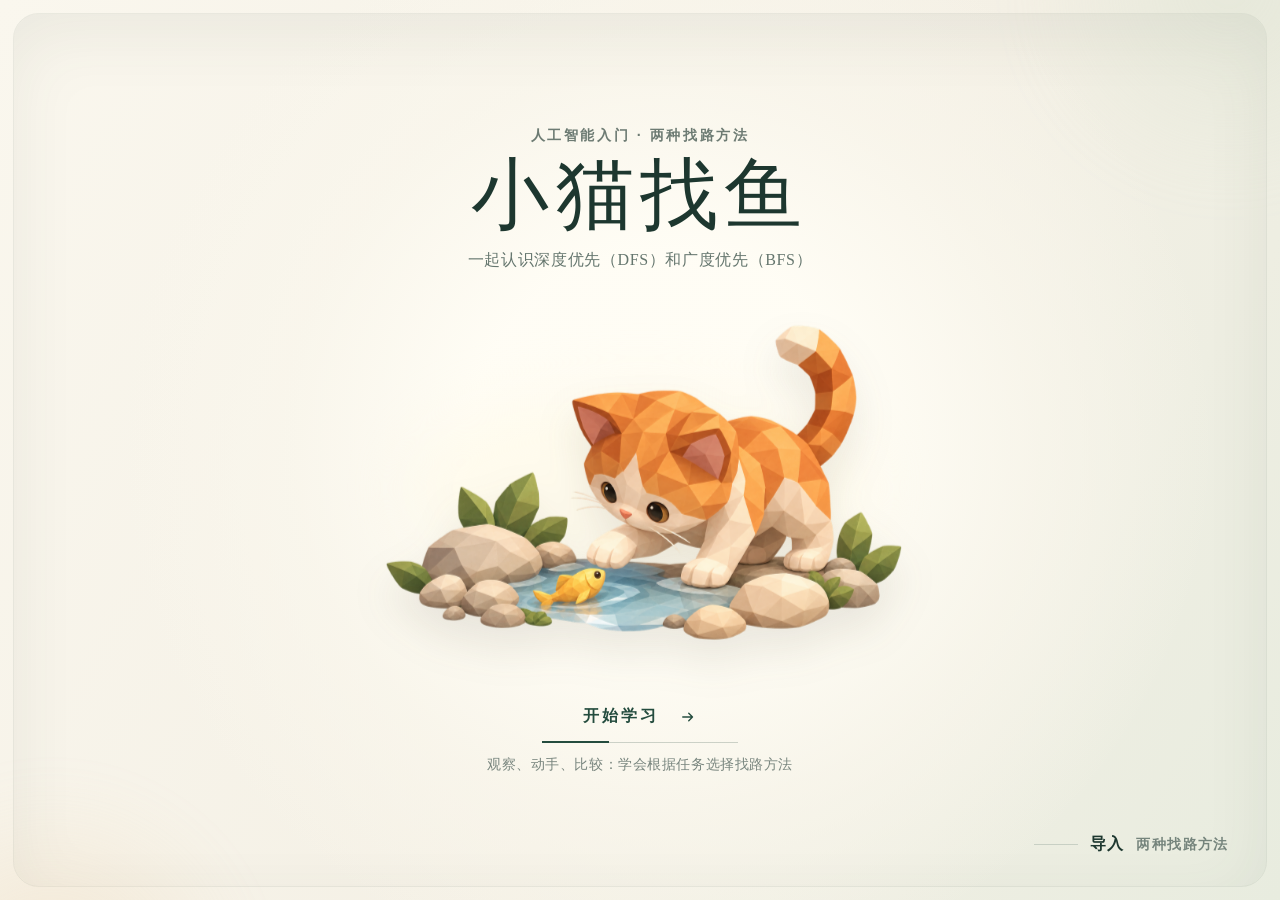
<file: index.html>
<!doctype html>
<html lang="zh-CN">
<head>
  <meta charset="UTF-8">
  <meta name="viewport" content="width=device-width, initial-scale=1">
  <meta name="theme-color" content="#f4f0e5">
  <title>小猫找鱼 · 两种搜索方法</title>
  <link rel="icon" type="image/svg+xml" href="data:image/svg+xml,%3Csvg xmlns='http://www.w3.org/2000/svg' viewBox='0 0 64 64'%3E%3Crect width='64' height='64' rx='14' fill='%23244c3e'/%3E%3Cpath d='M13 39c8-1 12-6 17-14 3-5 10-5 13 0 4 6 1 14-5 18-6 4-17 5-25-4Z' fill='%23d39a43'/%3E%3Ccircle cx='39' cy='27' r='2' fill='white'/%3E%3C/svg%3E">
  <link rel="stylesheet" href="./styles.css?v=22">
</head>
<body>
  <main class="home" aria-labelledby="page-title">
    <div class="ambient ambient--left" aria-hidden="true"></div>
    <div class="ambient ambient--right" aria-hidden="true"></div>

    <section class="hero">
      <header class="hero__heading">
        <p class="eyebrow">人工智能入门 · 两种找路方法</p>
        <h1 id="page-title">小猫找鱼</h1>
        <p class="subtitle">一起认识深度优先（DFS）和广度优先（BFS）</p>
      </header>

      <figure class="scene" aria-label="一只小猫好奇地伸爪探索水边的小鱼">
        <span class="scene__halo" aria-hidden="true"></span>
        <img
          class="scene__art"
          src="./assets/cat-fish-low-poly.png"
          alt="暖橘色低多边形小猫伸爪靠近一条金色小鱼"
          width="1536"
          height="1024"
        >
      </figure>

      <div class="hero__action">
        <button class="start-button" type="button" aria-describedby="start-hint">
          <span>开始学习</span>
          <svg viewBox="0 0 24 24" aria-hidden="true">
            <path d="M5 12h13M13 7l5 5-5 5"/>
          </svg>
        </button>
        <p id="start-hint" class="hint">观察、动手、比较：学会根据任务选择找路方法</p>
      </div>
    </section>

    <p class="chapter" aria-hidden="true"><span>导入</span> 两种找路方法</p>
  </main>

  <script src="./assets/gsap.min.js"></script>
  <script src="./script.js?v=19"></script>
</body>
</html>
</file>
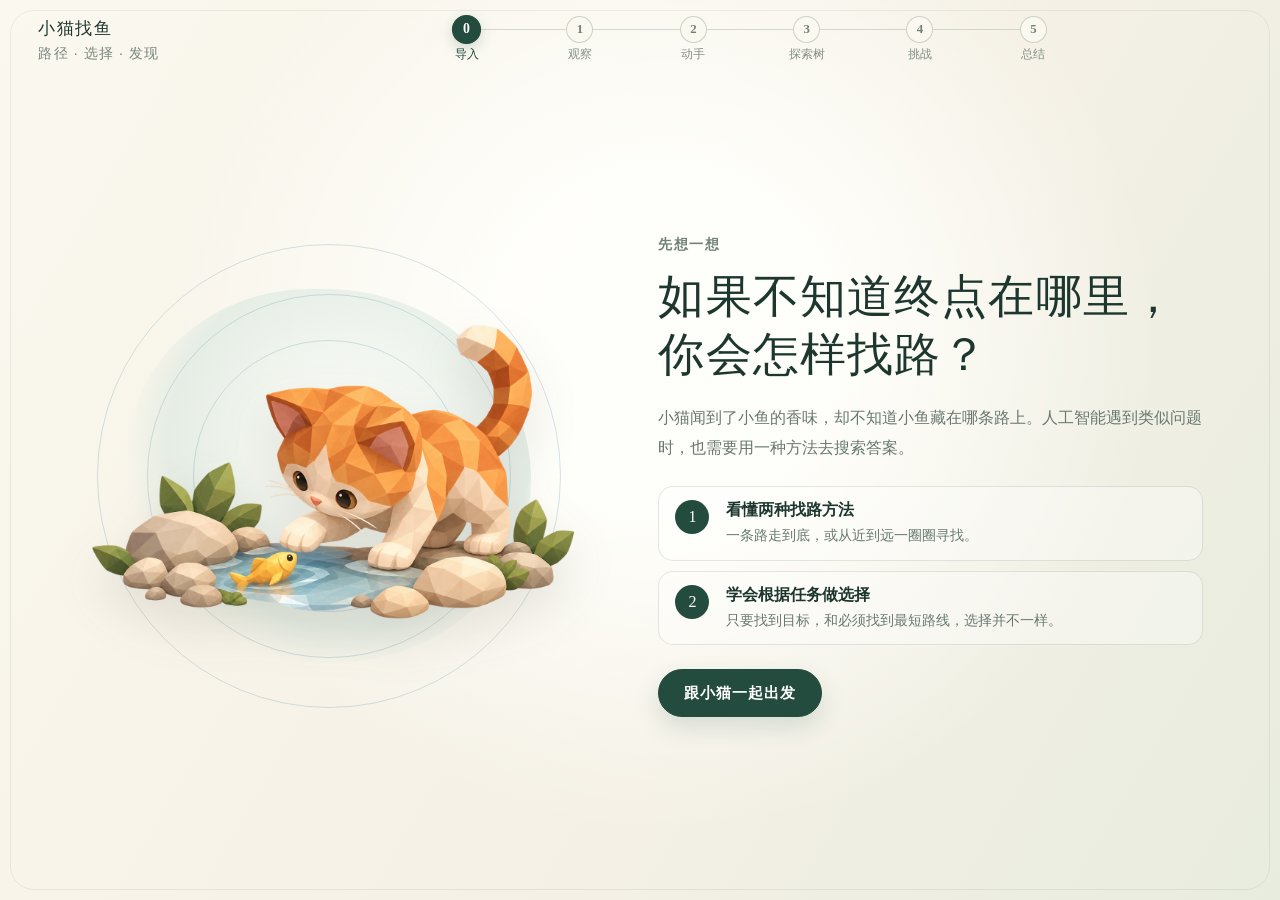
<file: maze.html>
<!doctype html>
<html lang="zh-CN">
<head>
  <meta charset="UTF-8">
  <meta name="viewport" content="width=device-width, initial-scale=1">
  <meta name="theme-color" content="#f4f0e5">
  <title>小猫找鱼 · DFS 与 BFS 互动课件</title>
  <link rel="icon" type="image/svg+xml" href="data:image/svg+xml,%3Csvg xmlns='http://www.w3.org/2000/svg' viewBox='0 0 64 64'%3E%3Crect width='64' height='64' rx='14' fill='%23244c3e'/%3E%3Cpath d='M13 39c8-1 12-6 17-14 3-5 10-5 13 0 4 6 1 14-5 18-6 4-17 5-25-4Z' fill='%23d39a43'/%3E%3Ccircle cx='39' cy='27' r='2' fill='white'/%3E%3C/svg%3E">
  <link rel="stylesheet" href="./maze.css?v=53">
</head>
<body>
  <div class="asset-manifest" hidden aria-hidden="true">
    <img src="./assets/cat-maze-low-poly.png" alt="">
    <img src="./assets/cat-maze-sprite-v2.png" alt="">
    <img src="./assets/fish-maze-low-poly.png" alt="">
  </div>
  <main class="lesson is-intro">
    <header class="lesson-header">
      <a class="wordmark" href="./index.html" aria-label="返回小猫找鱼首页">
        <span>小猫找鱼</span>
        <small>路径 · 选择 · 发现</small>
      </a>

      <p class="lesson-progress"><span id="chapter-number">00</span><strong id="chapter-label">课程导入</strong></p>

      <nav class="chapter-map" aria-label="课程章节进度">
        <ol>
          <li data-chapter="0" aria-current="step"><button type="button" data-chapter-target="0" aria-label="进入课程导入"><span>0</span><b>导入</b></button></li>
          <li data-chapter="1"><button type="button" data-chapter-target="1" aria-label="进入第一章观察"><span>1</span><b>观察</b></button></li>
          <li data-chapter="2"><button type="button" data-chapter-target="2" aria-label="进入第二章动手探索"><span>2</span><b>动手</b></button></li>
          <li data-chapter="3"><button type="button" data-chapter-target="3" aria-label="进入第三章探索树"><span>3</span><b>探索树</b></button></li>
          <li data-chapter="4"><button type="button" data-chapter-target="4" aria-label="进入第四章挑战"><span>4</span><b>挑战</b></button></li>
          <li data-chapter="5"><button type="button" data-chapter-target="5" aria-label="进入学习总结"><span>5</span><b>总结</b></button></li>
        </ol>
      </nav>

      <div class="demo-actions">
        <button id="start-demo" class="demo-button" type="button" hidden>
          <svg viewBox="0 0 24 24" aria-hidden="true"><path d="M8 5.5 18 12 8 18.5Z"/></svg>
          <span>开始演示</span>
        </button>
        <div id="demo-playback-controls" class="demo-playback-controls" hidden>
          <button id="demo-pause" class="playback-toggle" type="button" aria-pressed="false" aria-label="暂停播放">
            <svg class="pause-icon" viewBox="0 0 24 24" aria-hidden="true"><path d="M8 6v12M16 6v12"/></svg>
            <svg class="play-icon" viewBox="0 0 24 24" aria-hidden="true"><path d="m9 6 9 6-9 6Z"/></svg>
            <span>暂停</span>
          </button>
          <button id="playback-step" class="playback-step" type="button" aria-label="进入下一步" hidden>
            <svg viewBox="0 0 24 24" aria-hidden="true"><path d="M6 12h9M12 8l4 4-4 4M19 7v10"/></svg>
            <span>下一步</span>
          </button>
          <div class="speed-switch" role="group" aria-label="播放速度">
            <button type="button" data-demo-speed="0.7" aria-pressed="false">慢速</button>
            <button type="button" data-demo-speed="1" aria-pressed="true">正常</button>
            <button type="button" data-demo-speed="1.6" aria-pressed="false">快速</button>
          </div>
          <button id="playback-replay" class="playback-replay" type="button" aria-label="重新播放本章">
            <svg viewBox="0 0 24 24" aria-hidden="true"><path d="M4 4v6h6M5.8 15.5a7 7 0 1 0 .7-8.1L4 10"/></svg>
            <span>重播</span>
          </button>
        </div>
        <button id="start-practice" class="demo-button demo-button--practice" type="button" hidden>
          <svg viewBox="0 0 24 24" aria-hidden="true"><path d="M8 5.5 18 12 8 18.5Z"/></svg>
          <span>轮到我了</span>
        </button>
        <button id="start-tree" class="demo-button demo-button--tree" type="button" hidden>
          <svg viewBox="0 0 24 24" aria-hidden="true"><path d="M8 5.5 18 12 8 18.5Z"/></svg>
          <span>看看探索树</span>
        </button>
        <button id="replay-tree" class="demo-button demo-button--quiet" type="button" hidden>
          <svg viewBox="0 0 24 24" aria-hidden="true"><path d="M4 4v6h6M5.8 15.5a7 7 0 1 0 .7-8.1L4 10"/></svg>
          <span>重新播放</span>
        </button>
        <button id="restart" class="restart" type="button" hidden>
          <svg viewBox="0 0 24 24" aria-hidden="true"><path d="M4 4v6h6M5.8 15.5a7 7 0 1 0 .7-8.1L4 10"/></svg>
          <span>重新开始</span>
        </button>
      </div>
    </header>

    <section id="intro-stage" class="intro-stage" aria-labelledby="intro-title">
      <div class="intro-visual" aria-hidden="true">
        <span class="intro-ripple intro-ripple--one"></span>
        <span class="intro-ripple intro-ripple--two"></span>
        <span class="intro-ripple intro-ripple--three"></span>
        <img src="./assets/cat-fish-low-poly.png" alt="">
      </div>
      <div class="intro-copy">
        <p class="kicker">先想一想</p>
        <h1 id="intro-title">如果不知道终点<span class="intro-title-place">在哪里，</span><br>你会怎样找路？</h1>
        <p>小猫闻到了小鱼的香味，却不知道小鱼藏在哪条路上。人工智能遇到类似问题时，也需要用一种方法去搜索答案。</p>
        <div class="learning-goals" aria-label="本课学习目标">
          <article><span>1</span><div><strong>看懂两种找路方法</strong><p>一条路走到底，或从近到远一圈圈寻找。</p></div></article>
          <article><span>2</span><div><strong>学会根据任务做选择</strong><p>只要找到目标，和必须找到最短路线，选择并不一样。</p></div></article>
        </div>
        <button id="intro-start" class="intro-primary" type="button">跟小猫一起出发</button>
      </div>
    </section>

    <section class="stage" aria-labelledby="lesson-title" hidden>
      <aside class="stage-copy">
        <p id="stage-kicker" class="kicker">第一次找路</p>
        <h1 id="lesson-title">先看看小猫<br>会怎样选择</h1>
        <p id="stage-description">它不知道小鱼在哪里，只能一边尝试，一边记住自己走过的路。</p>
        <div id="algorithm-switch" class="algorithm-switch" role="group" aria-label="选择搜索算法" hidden>
          <button type="button" data-algorithm="dfs" aria-pressed="true"><strong>DFS</strong><span>深度优先</span></button>
          <button type="button" data-algorithm="bfs" aria-pressed="false"><strong>BFS</strong><span>广度优先</span></button>
        </div>
        <aside id="thinking-prompt" class="thinking-prompt" aria-label="引导思考" hidden>
          <button id="thinking-toggle" class="thinking-toggle" type="button" aria-label="查看思考题答案" aria-controls="thinking-answer" aria-expanded="false">?</button>
          <strong>想一想</strong>
          <p id="thinking-text">小猫到达岔路口时，DFS 会先探索哪一条支路？当遇到死胡同，小猫要回到哪里，才能尝试别的路？</p>
          <div id="thinking-answer" class="thinking-answer" hidden>
            <span>答案</span>
            <p id="thinking-answer-text">DFS 会先选定一条支路一直深入探索；碰到死胡同，回溯到最近的岔路口，再尝试其他支路。</p>
          </div>
        </aside>
        <div id="view-switch" class="view-switch" role="group" aria-label="选择观察方式" hidden>
          <button type="button" data-view="compare" aria-pressed="true">对照观察</button>
          <button type="button" data-view="maze" aria-pressed="false">只看迷宫</button>
          <button type="button" data-view="tree" aria-pressed="false">只看树状图</button>
        </div>
      </aside>

      <div class="maze-shell">
        <div id="maze" class="maze" role="group" aria-label="六乘六花园迷宫，小猫正在寻找小鱼"></div>
        <button id="next-step" class="next-step-button" type="button" hidden>
          <span>下一步</span>
          <svg viewBox="0 0 24 24" aria-hidden="true"><path d="M5 12h13M13 7l5 5-5 5"/></svg>
        </button>
      </div>

      <section id="tree-shell" class="tree-shell" aria-labelledby="tree-title" hidden>
        <header class="tree-heading">
          <div>
            <p class="kicker">你的探索树</p>
            <h2 id="tree-title">探索怎样长成一棵树</h2>
          </div>
          <div class="tree-key" aria-label="探索树图例">
            <span><i class="tree-key-option"></i><b id="tree-key-option">其他选择</b></span>
            <span><i></i><b id="tree-key-visited">探索过</b></span>
            <span><i></i><b id="tree-key-solution">最终路线</b></span>
          </div>
        </header>
        <div class="tree-canvas">
          <svg id="exploration-tree" role="img" aria-label="根据你的探索过程生成的树状图"></svg>
        </div>
      </section>

      <aside class="legend" aria-label="迷宫图例">
        <p class="kicker">迷宫图例</p>
        <dl>
          <div><dt><i class="swatch swatch--obstacle"></i>障碍物</dt><dd>小猫不能通行</dd></div>
          <div><dt><i class="swatch swatch--solution"></i>小猫路线</dt><dd>最终通向小鱼的路</dd></div>
        </dl>
      </aside>
    </section>

    <section id="challenge-stage" class="challenge-stage" aria-labelledby="challenge-title" hidden>
      <aside class="challenge-brief">
        <p class="kicker">新的迷宫</p>
        <h1 id="challenge-title">选择你的<br>搜索策略</h1>
        <article class="mission-card">
          <span id="mission-number">挑战任务</span>
          <h2 id="mission-title">找到最少步数</h2>
          <p id="mission-copy">每走一格都算一步。这次必须帮助小猫找到步数最少的路线。</p>
          <small id="mission-rule">规则：每走一格算一步，不能穿过石头。</small>
        </article>

        <div id="challenge-choices" class="challenge-choices" role="group" aria-label="选择搜索策略">
          <button type="button" data-challenge-algorithm="dfs" aria-pressed="false">
            <strong>DFS</strong>
          </button>
          <button type="button" data-challenge-algorithm="bfs" aria-pressed="false">
            <strong>BFS</strong>
          </button>
        </div>
        <button id="challenge-start" class="challenge-primary" type="button" disabled>先选择一种方法</button>
      </aside>

      <div class="challenge-maze-shell">
        <div id="challenge-maze" class="maze challenge-maze" role="img" aria-label="一张全新的六乘六迷宫"></div>
        <p class="challenge-maze-note"><span>起点</span><i></i><span>目标</span></p>
      </div>

      <aside class="challenge-insight" aria-live="polite">
        <div id="challenge-guide" class="challenge-guide">
          <p class="kicker">开始前先想一想</p>
          <h2>先看任务，再选方法</h2>
          <p>一种方法会沿着一条路不断深入，另一种方法会从近到远逐层展开。你认为哪一种更适合寻找最少步数？</p>
          <div class="strategy-clues" aria-label="两种搜索方法的中性提示">
            <span><b>DFS</b>沿一条支路深入，走不通再退回</span>
            <span><b>BFS</b>先检查近处，再逐层向外扩大</span>
          </div>
        </div>

        <div id="challenge-results" class="challenge-results" hidden>
          <p class="kicker">搜索结果</p>
          <h2 id="challenge-result-title">探索结果</h2>
          <div id="result-metrics" class="result-metrics"></div>
          <p id="challenge-feedback" class="challenge-feedback"></p>
          <button id="challenge-compare" class="challenge-secondary" type="button">换一种方法试试</button>
          <button id="challenge-continue" class="challenge-primary" type="button" hidden>完成挑战</button>
        </div>
      </aside>
    </section>

    <section id="summary-stage" class="summary-stage" aria-labelledby="summary-title" hidden>
      <header class="summary-heading">
        <div>
          <p class="kicker">小猫的搜索工具箱</p>
          <h1 id="summary-title">遇到新任务，先想清楚要找什么</h1>
        </div>
        <p>人工智能不会凭空知道答案。它会根据任务目标，选择合适的搜索方法，再从许多可能性里一步步寻找。</p>
      </header>

      <div class="summary-workbench">
        <section class="route-notebook" aria-labelledby="route-notebook-title">
          <header>
            <span>路线手账</span>
            <small>从小猫找鱼记住两种动作</small>
          </header>
          <h2 id="route-notebook-title">同一座迷宫，两种搜索节奏</h2>
          <div class="route-sketch" aria-label="DFS深入回退，BFS逐层扩散的路线示意">
            <div class="route-origin"><img src="./assets/cat-maze-low-poly.png" alt="小猫起点"></div>
            <div class="route-track route-track--dfs">
              <span class="route-label">DFS</span>
              <i></i><i></i><i></i><i class="route-turn"></i><i></i>
              <span class="route-dead-end">死路</span>
              <span class="route-return-arrow" aria-label="遇到死路后回退"><b></b></span>
              <strong>深入，再回退</strong>
            </div>
            <div class="route-track route-track--bfs">
              <span class="route-label">BFS</span>
              <i></i><i></i><i></i><i></i><i></i>
              <strong>从近到远，逐层展开</strong>
            </div>
            <div class="route-goal"><img src="./assets/fish-maze-low-poly.png" alt="目标小鱼"></div>
          </div>
          <div class="memory-rules" aria-label="搜索方法判断口诀">
            <p><b>只要找到一种办法</b><span>DFS/BFS都可以</span></p>
            <p><b>每步代价相同，必须最少步数</b><span>选择 BFS</span></p>
          </div>
        </section>

        <section class="strategy-check" aria-labelledby="strategy-check-title">
          <header>
            <div>
              <p class="kicker">现在你来替 AI 做选择</p>
              <h2 id="strategy-check-title">任务不同，方法也不同</h2>
            </div>
            <p class="task-progress"><strong id="summary-score">0</strong><span>/ 2 已掌握</span></p>
          </header>

          <ol class="strategy-tasks">
            <li class="strategy-task strategy-task--multiple" data-summary-task="warehouse" data-answer="dfs,bfs">
              <span class="task-number">01</span>
              <div class="task-copy">
                <h3>仓库机器人找充电点 <small>多解题</small></h3>
                <p>只要找到任意一个可用充电点就行，不要求离机器人最近。</p>
                <p class="task-feedback" aria-live="polite">DFS 和 BFS 都能完成任务。选择一个，看看两种方法有什么不同。</p>
              </div>
              <div class="task-choices" role="group" aria-label="仓库机器人任务选择">
                <button type="button" data-summary-choice="dfs">DFS</button>
                <button type="button" data-summary-choice="bfs">BFS</button>
              </div>
              <span class="task-stamp" aria-hidden="true">都可行</span>
            </li>
            <li class="strategy-task" data-summary-task="delivery" data-answer="bfs">
              <span class="task-number">02</span>
              <div class="task-copy">
                <h3>校园配送车规划路线</h3>
                <p>每段路长度相同，必须找到经过路口最少的路线。</p>
                <p class="task-feedback" aria-live="polite">“最少”是这道任务的重要线索。</p>
              </div>
              <div class="task-choices" role="group" aria-label="校园配送任务选择">
                <button type="button" data-summary-choice="dfs">DFS</button>
                <button type="button" data-summary-choice="bfs">BFS</button>
              </div>
              <span class="task-stamp" aria-hidden="true">已掌握</span>
            </li>
          </ol>
        </section>
      </div>

      <div class="summary-actions">
        <button id="summary-restart" class="challenge-secondary" type="button">从头再学一次</button>
        <a class="summary-home" href="./index.html">回到首页</a>
      </div>
    </section>

    <section class="teaching-bar" aria-label="教学旁白">
      <div class="teaching-index">
        <span id="step-number">01</span>
        <small id="phase-label">观察</small>
      </div>
      <div class="narration">
        <p id="narration-label" class="narration-label">正在发生什么？</p>
        <p id="narration-text" aria-live="polite">小猫不知道哪条路通向小鱼，让我们看看它会怎么寻找。</p>
      </div>
      <div class="journey-status">
        <div class="journey-line"><span id="journey-fill"></span></div>
        <div class="journey-meta">
          <p id="progress-label">进度</p>
        </div>
      </div>
    </section>
  </main>

  <script src="./assets/gsap.min.js"></script>
  <script src="./maze.js?v=53"></script>
</body>
</html>
</file>
<file: styles.css>
:root {
  --paper: #f4f0e5;
  --paper-light: #faf7ee;
  --ink: #1d372f;
  --muted: #65766e;
  --forest: #244c3e;
  --forest-hover: #183d31;
  --line: rgba(36, 76, 62, 0.18);
  --focus: #b86736;
  --serif: Georgia, "Times New Roman", serif;
  --sans: "Segoe UI", "Microsoft YaHei", sans-serif;
}

* { box-sizing: border-box; }

html, body {
  width: 100%;
  height: 100%;
  overflow: hidden;
}

body {
  margin: 0;
  color: var(--ink);
  background: #e9e5da;
  font-family: var(--sans);
}

@media (min-width: 681px) {
  body { position: fixed; inset: 0; }
}

button { font: inherit; }

.home {
  position: relative;
  isolation: isolate;
  display: grid;
  width: 100%;
  height: 100svh;
  min-height: 0;
  overflow: hidden;
  place-items: center;
  padding: clamp(28px, 4vw, 72px);
  background:
    radial-gradient(circle at 52% 49%, rgba(255, 253, 245, 0.98) 0 24%, rgba(250, 247, 237, 0.72) 46%, transparent 68%),
    linear-gradient(120deg, var(--paper-light) 0%, var(--paper) 57%, #e8ecdf 100%);
}

.home::before {
  content: "";
  position: absolute;
  z-index: -2;
  inset: clamp(10px, 1vw, 18px);
  border: 1px solid rgba(42, 66, 56, 0.08);
  border-radius: clamp(18px, 2vw, 32px);
  box-shadow: 0 20px 65px rgba(65, 72, 58, 0.08) inset;
}

.ambient {
  position: absolute;
  z-index: -1;
  width: min(34vw, 540px);
  aspect-ratio: 1;
  border-radius: 50%;
  filter: blur(30px);
  opacity: .3;
}

.ambient--left {
  left: -13vw;
  bottom: -24vw;
  background: radial-gradient(circle, #e9c89e 0, transparent 68%);
}

.ambient--right {
  top: -18vw;
  right: -13vw;
  background: radial-gradient(circle, #cbd7c2 0, transparent 68%);
}

.hero {
  display: grid;
  justify-items: center;
  width: min(1120px, 92vw);
  text-align: center;
}

.hero__heading { position: relative; z-index: 2; }

.eyebrow {
  margin: 0 0 clamp(12px, 1.5vh, 20px);
  color: #6d7b73;
  font-size: clamp(.9rem, 1vw, 1.05rem);
  font-weight: 600;
  letter-spacing: .18em;
}

h1 {
  margin: 0;
  font-family: var(--serif);
  font-size: clamp(2.8rem, 6.1vw, 6.2rem);
  font-weight: 400;
  letter-spacing: .08em;
  line-height: .92;
  text-wrap: balance;
}

.subtitle {
  margin: clamp(16px, 2.2vh, 25px) 0 0;
  color: var(--muted);
  font-family: var(--serif);
  font-size: clamp(1rem, 1.2vw, 1.3rem);
  font-style: normal;
  letter-spacing: .04em;
}

.scene {
  position: relative;
  display: grid;
  width: min(600px, 62vw);
  aspect-ratio: 3 / 1.72;
  margin: clamp(12px, 1.8vh, 24px) 0 clamp(2px, .8vh, 10px);
  place-items: center;
}

.scene__halo {
  position: absolute;
  width: 76%;
  height: 48%;
  border-radius: 50%;
  background: rgba(255, 250, 232, .6);
  filter: blur(30px);
}

.scene__art {
  position: relative;
  width: 100%;
  height: 100%;
  object-fit: contain;
  filter: drop-shadow(0 22px 20px rgba(71, 66, 44, .11));
  transform-origin: 52% 86%;
  animation: breathe 5.8s ease-in-out infinite;
}

.hero__action {
  display: grid;
  justify-items: center;
  gap: 12px;
}

.start-button {
  position: relative;
  display: inline-flex;
  min-width: 196px;
  min-height: 48px;
  align-items: center;
  justify-content: center;
  gap: 20px;
  padding: 8px 8px 12px;
  border: 0;
  border-radius: 0;
  color: var(--forest);
  background: transparent;
  box-shadow: none;
  cursor: pointer;
  font-weight: 600;
  letter-spacing: .18em;
  transition: color 220ms ease, opacity 150ms ease;
}

.start-button::after,
.start-button::before {
  content: "";
  position: absolute;
  left: 0;
  bottom: 0;
  height: 1px;
}

.start-button::after {
  width: 100%;
  background: rgba(36, 76, 62, .22);
}

.start-button::before {
  z-index: 1;
  width: 34%;
  height: 2px;
  background: var(--forest);
  transition: width 240ms cubic-bezier(.4, 0, .2, 1);
}

.start-button svg {
  width: 18px;
  height: 18px;
  fill: none;
  stroke: currentColor;
  stroke-linecap: round;
  stroke-linejoin: round;
  stroke-width: 1.8;
  transition: transform 180ms ease;
}

.start-button:hover {
  color: var(--forest-hover);
}

.start-button:hover::before { width: 100%; }
.start-button:hover svg { transform: translateX(3px); }
.start-button:active { opacity: .68; }
.start-button:focus-visible { outline: 2px solid color-mix(in srgb, var(--focus) 62%, white); outline-offset: 5px; }

.hint {
  margin: 0;
  color: #78857e;
  font-size: clamp(.9rem, .9vw, 1rem);
  letter-spacing: .04em;
}

.chapter {
  position: absolute;
  right: clamp(30px, 4vw, 72px);
  bottom: clamp(26px, 3.5vw, 60px);
  display: flex;
  margin: 0;
  align-items: center;
  gap: 12px;
  color: #75847c;
  font-size: .88rem;
  font-weight: 600;
  letter-spacing: .1em;
}

.chapter::before { content: ""; width: 44px; height: 1px; background: var(--line); }
.chapter span { color: var(--ink); font-family: var(--serif); font-size: 1rem; }

.home.is-leaving .hero { animation: leave 650ms cubic-bezier(.4, 0, .2, 1) forwards; }
.home.is-leaving::after {
  content: "";
  position: absolute;
  z-index: 10;
  inset: 0;
  background: var(--paper);
  opacity: 0;
  animation: veil 700ms ease forwards;
  pointer-events: none;
}

@keyframes breathe {
  0%, 100% { transform: translateY(0) rotate(-.15deg); }
  50% { transform: translateY(-5px) rotate(.15deg); }
}

@keyframes leave { to { opacity: 0; transform: scale(.985) translateY(-8px); } }
@keyframes veil { to { opacity: 1; } }

@media (max-width: 680px) {
  .home { padding: 56px 24px 44px; }
  .eyebrow { max-width: 290px; line-height: 1.7; }
  h1 { max-width: 12ch; font-size: clamp(3rem, 14vw, 4.7rem); line-height: .98; }
  .subtitle { max-width: 28ch; line-height: 1.55; }
  .scene { width: min(620px, 100%); margin-block: 18px 8px; }
  .chapter { display: none; }
}

@media (max-height: 760px) and (min-width: 681px) {
  .home { padding-block: 28px; }
  .scene { width: min(520px, 52vw); margin-block: 6px 0; }
  h1 { font-size: clamp(3rem, 5.5vw, 5.6rem); }
}

@media (prefers-reduced-motion: reduce) {
  *, *::before, *::after { scroll-behavior: auto !important; animation-duration: .01ms !important; animation-iteration-count: 1 !important; transition-duration: .01ms !important; }
}
</file>
<file: maze.css>
:root {
  --paper: #f4f0e5;
  --paper-light: #fbf8ef;
  --ink: #1d372f;
  --muted: #697870;
  --forest: #244c3e;
  --unseen: #dce9e5;
  --seen: #a9cbd0;
  --here: #2f6f91;
  --wall-a: #c79a63;
  --wall-b: #a97848;
  --dead: #a84f46;
  --solution: #d39a43;
  --line: rgba(36, 76, 62, .16);
  --serif: Georgia, "Times New Roman", serif;
  --sans: "Segoe UI", "Microsoft YaHei", sans-serif;
}

* { box-sizing: border-box; }
html, body {
  width: 100%;
  height: 100%;
  overflow: hidden;
}

body {
  margin: 0;
  color: var(--ink);
  background: #e9e5da;
  font-family: var(--sans);
}

@media (min-width: 761px) {
  body { position: fixed; inset: 0; }
  body.answer-open {
    position: static;
    inset: auto;
    height: 100svh;
    overflow-x: hidden;
    overflow-y: auto;
  }
  body.answer-open .lesson {
    height: auto;
    min-height: 100svh;
    grid-template-rows: 78px auto clamp(168px, 20vh, 220px);
    overflow: visible;
  }
}

button, a { font: inherit; }

.lesson {
  position: relative;
  display: grid;
  width: 100%;
  height: 100svh;
  min-height: 0;
  grid-template-rows: 78px minmax(0, 1fr) clamp(168px, 20vh, 220px);
  overflow: hidden;
  background:
    radial-gradient(circle at 52% 38%, rgba(255,255,251,.94) 0 20%, transparent 57%),
    linear-gradient(120deg, var(--paper-light), var(--paper) 60%, #e8ecdf);
}

.lesson::before {
  content: "";
  position: absolute;
  z-index: 0;
  inset: 10px;
  border: 1px solid rgba(42, 66, 56, .08);
  border-radius: 24px;
  pointer-events: none;
}

.lesson-header {
  position: relative;
  z-index: 2;
  display: grid;
  grid-template-columns: minmax(160px, 220px) minmax(500px, 680px) max-content;
  justify-content: space-between;
  gap: clamp(12px, 1.4vw, 26px);
  align-items: center;
  padding: 0 clamp(24px, 3vw, 54px);
}

.wordmark {
  justify-self: start;
  color: var(--ink);
  text-decoration: none;
}

.wordmark span {
  display: block;
  font-family: var(--serif);
  font-size: clamp(1.05rem, 1.35vw, 1.25rem);
  letter-spacing: .08em;
}

.wordmark small {
  display: block;
  margin-top: 4px;
  color: #78857e;
  font-size: .88rem;
  letter-spacing: .08em;
}

.lesson-progress {
  margin: 0;
  color: #75847c;
  font-size: .88rem;
  font-weight: 600;
  letter-spacing: .08em;
}

.lesson-progress span {
  margin-right: 10px;
  color: var(--ink);
  font-family: var(--serif);
  font-size: 1rem;
}
.lesson-progress { display: none; }
.lesson-progress strong { font-weight: inherit; }

.chapter-map {
  width: 100%;
  min-width: 0;
  align-self: center;
}
.chapter-map ol {
  position: relative;
  display: grid;
  grid-template-columns: repeat(6, minmax(58px, 1fr));
  margin: 0;
  padding: 0;
  list-style: none;
}
.chapter-map ol::before {
  content: "";
  position: absolute;
  z-index: 0;
  top: 13px;
  left: calc(100% / 12);
  right: calc(100% / 12);
  height: 1px;
  background: rgba(36,76,62,.18);
}
.chapter-map li {
  position: relative;
  z-index: 1;
  min-width: 0;
  color: #839087;
  font-size: .78rem;
  transition: color 180ms ease;
}
.chapter-map li button {
  display: grid;
  width: 100%;
  justify-items: center;
  gap: 3px;
  padding: 0;
  border: 0;
  color: inherit;
  background: transparent;
  cursor: pointer;
}
.chapter-map li button:hover { color: var(--forest); }
.chapter-map li button:focus-visible { outline: 2px solid #b86736; outline-offset: 4px; border-radius: 10px; }
.chapter-map li span {
  display: grid;
  width: 27px;
  height: 27px;
  place-items: center;
  border: 1px solid rgba(36,76,62,.22);
  border-radius: 50%;
  color: #718078;
  background: var(--paper-light);
  font-family: var(--serif);
  font-size: .8rem;
  font-weight: 700;
  transition: color 180ms ease, background 180ms ease, border-color 180ms ease, transform 180ms ease;
}
.chapter-map li b { overflow: hidden; font-weight: 500; white-space: nowrap; text-overflow: ellipsis; }
.chapter-map li.is-complete { color: #587065; }
.chapter-map li.is-complete span { border-color: rgba(36,76,62,.45); color: #fff; background: #5d786c; }
.chapter-map li[aria-current="step"] { color: var(--forest); font-weight: 700; }
.chapter-map li[aria-current="step"] span { border-color: var(--forest); color: #fff; background: var(--forest); box-shadow: 0 4px 12px rgba(36,76,62,.18); transform: scale(1.08); }

.demo-actions {
  display: flex;
  min-width: 0;
  align-items: center;
  justify-content: flex-end;
  justify-self: stretch;
  gap: 8px;
  flex-wrap: nowrap;
}

.demo-actions [hidden] { display: none; }

.demo-button,
.restart {
  display: inline-flex;
  min-height: 44px;
  align-items: center;
  gap: 8px;
  padding: 8px 10px 8px 12px;
  border: 0;
  color: var(--forest);
  background: transparent;
  cursor: pointer;
  font-size: .88rem;
  letter-spacing: .05em;
  white-space: nowrap;
}
.restart {
  flex: 0 0 auto;
  min-width: max-content;
}

.demo-button {
  padding: 9px 16px;
  border: 1px solid var(--forest);
  border-radius: 999px;
  color: #fff;
  background: var(--forest);
  cursor: pointer;
}

.demo-button--practice {
  border-color: #a96435;
  background: #a96435;
}

.demo-button--tree {
  border-color: var(--solution);
  color: #fffdf6;
  background: #9b6b2f;
}

.demo-button--quiet {
  border-color: rgba(36, 76, 62, .3);
  color: var(--forest);
  background: rgba(255,255,255,.36);
}

.demo-button svg,
.restart svg {
  width: 17px;
  fill: none;
  stroke: currentColor;
  stroke-linecap: round;
  stroke-linejoin: round;
  stroke-width: 1.7;
  transition: transform 300ms ease;
}

.demo-button svg { fill: currentColor; stroke: none; }
.demo-button:hover svg { transform: translateX(2px); }
.restart:hover svg { transform: rotate(-45deg); }
.demo-button:focus-visible,
.restart:focus-visible,
.playback-toggle:focus-visible,
.playback-step:focus-visible,
.playback-replay:focus-visible,
.speed-switch button:focus-visible { outline: 2px solid #b86736; outline-offset: 3px; }

.demo-playback-controls {
  display: flex;
  min-width: max-content;
  flex: 0 0 auto;
  align-items: center;
  gap: 8px;
}
.demo-playback-controls[hidden] { display: none; }
.playback-toggle,
.playback-step,
.playback-replay {
  display: inline-flex;
  min-height: 44px;
  align-items: center;
  gap: 7px;
  padding: 8px 13px;
  border: 1px solid var(--forest);
  border-radius: 999px;
  color: #fff;
  background: var(--forest);
  cursor: pointer;
  font-size: .88rem;
  font-weight: 600;
  white-space: nowrap;
}
.playback-step,
.playback-replay { color: var(--forest); background: rgba(255,255,255,.36); }
.playback-step:disabled,
.playback-replay:disabled { opacity: .45; cursor: default; }
.playback-toggle svg,
.playback-step svg,
.playback-replay svg { width: 17px; height: 17px; fill: none; stroke: currentColor; stroke-width: 2; stroke-linecap: round; stroke-linejoin: round; }
.playback-toggle .play-icon { display: none; fill: currentColor; stroke: none; }
.playback-toggle[aria-pressed="true"] .pause-icon { display: none; }
.playback-toggle[aria-pressed="true"] .play-icon { display: block; }
.speed-switch {
  display: grid;
  grid-template-columns: repeat(3, 1fr);
  gap: 2px;
  padding: 3px;
  border: 1px solid rgba(36,76,62,.2);
  border-radius: 999px;
  background: rgba(255,255,255,.36);
}
.speed-switch button {
  min-width: 45px;
  min-height: 36px;
  padding: 5px 8px;
  border: 0;
  border-radius: 999px;
  color: #687970;
  background: transparent;
  cursor: pointer;
  font-size: .8rem;
  white-space: nowrap;
}
.speed-switch button[aria-pressed="true"] { color: #fff; background: var(--here); box-shadow: 0 3px 9px rgba(47,111,145,.16); }

.stage {
  position: relative;
  z-index: 1;
  display: grid;
  min-height: 0;
  grid-template-columns: minmax(180px, 250px) minmax(390px, 590px) minmax(145px, 210px);
  justify-content: center;
  align-items: center;
  gap: clamp(30px, 4vw, 74px);
  padding: 8px clamp(28px, 5vw, 90px) 22px;
}
.stage[hidden] { display: none; }

.stage-copy { align-self: center; max-width: 225px; }
.kicker { margin: 0 0 14px; color: #718078; font-size: .88rem; font-weight: 700; letter-spacing: .1em; }

.stage-copy h1 {
  margin: 0;
  font-family: var(--serif);
  font-size: clamp(1.75rem, 2.35vw, 2.65rem);
  font-weight: 400;
  letter-spacing: .035em;
  line-height: 1.22;
}

.stage-copy > p:not(.kicker) { margin: 22px 0 0; color: var(--muted); font-size: .9rem; line-height: 1.85; }

.algorithm-switch {
  display: grid;
  grid-template-columns: 1fr 1fr;
  gap: 4px;
  margin-top: 22px;
  padding: 4px;
  border: 1px solid rgba(36,76,62,.16);
  border-radius: 16px;
  background: rgba(255,255,255,.38);
}

.algorithm-switch[hidden] { display: none; }

.algorithm-switch button {
  min-height: 48px;
  padding: 7px 8px;
  border: 0;
  border-radius: 12px;
  color: #718078;
  background: transparent;
  cursor: pointer;
  transition: color 180ms ease, background 180ms ease, box-shadow 180ms ease;
}

.algorithm-switch button strong,
.algorithm-switch button span { display: block; }
.algorithm-switch button strong { font-family: var(--serif); font-size: .95rem; letter-spacing: .04em; }
.algorithm-switch button span { margin-top: 2px; font-size: .88rem; letter-spacing: .02em; }
.algorithm-switch button[aria-pressed="true"] { color: #fff; background: var(--forest); box-shadow: 0 5px 13px rgba(36,76,62,.16); }
.algorithm-switch button:focus-visible { outline: 2px solid #b86736; outline-offset: 3px; }

.thinking-prompt {
  position: relative;
  margin-top: 24px;
  padding: 17px 16px 16px 18px;
  border: 1px solid rgba(169,100,53,.22);
  border-radius: 18px 15px 19px 16px;
  background: rgba(255,250,239,.56);
  box-shadow: 0 10px 24px rgba(82,67,48,.05);
}

.thinking-prompt[hidden] { display: none; }

.thinking-toggle {
  position: absolute;
  z-index: 2;
  top: -17px;
  right: 14px;
  display: grid;
  width: 44px;
  height: 44px;
  place-items: center;
  padding: 0;
  border: 5px solid #f7f1e6;
  border-radius: 50%;
  color: #fffaf0;
  background: #a96435;
  box-shadow: 0 6px 14px rgba(104,67,43,.16);
  cursor: pointer;
  font-family: var(--serif);
  font-size: 1.05rem;
  font-weight: 700;
  line-height: 1;
  transition: background 180ms ease, box-shadow 180ms ease, transform 180ms ease;
}

.thinking-toggle:hover { transform: translateY(-2px); box-shadow: 0 8px 17px rgba(104,67,43,.22); }
.thinking-toggle:active { transform: translateY(0); }
.thinking-toggle:focus-visible { outline: 2px solid #244c3e; outline-offset: 3px; }
.thinking-toggle[aria-expanded="true"] { background: #244c3e; box-shadow: 0 7px 16px rgba(36,76,62,.2); }

.thinking-prompt > strong {
  color: #9a5b32;
  font-family: var(--serif);
  font-size: .95rem;
  font-weight: 600;
  letter-spacing: .08em;
}

.thinking-prompt p {
  margin: 9px 0 0;
  color: #5e7068;
  font-family: var(--serif);
  font-size: .88rem;
  line-height: 1.7;
}

.thinking-answer {
  margin-top: 13px;
  padding-top: 12px;
  border-top: 1px solid rgba(169,100,53,.18);
  animation: answerReveal 260ms ease-out both;
}

.thinking-answer[hidden] { display: none; }
.thinking-answer span { color: #9a5b32; font-size: .88rem; font-weight: 700; letter-spacing: .08em; }
.thinking-answer p { margin-top: 6px; color: #405c50; }

.view-switch {
  display: grid;
  gap: 7px;
  margin-top: 24px;
}

.view-switch[hidden] { display: none; }

.view-switch button {
  min-height: 34px;
  padding: 7px 12px;
  border: 1px solid rgba(36, 76, 62, .15);
  border-radius: 999px;
  color: #66776f;
  background: rgba(255,255,255,.24);
  cursor: pointer;
  font-size: .88rem;
  letter-spacing: .03em;
  transition: color 180ms ease, background 180ms ease, border-color 180ms ease;
}

.view-switch button[aria-pressed="true"] {
  border-color: var(--forest);
  color: #fff;
  background: var(--forest);
}

.view-switch button:focus-visible { outline: 2px solid #b86736; outline-offset: 2px; }

.order { display: flex; align-items: center; margin-top: 24px; color: var(--forest); font-size: .88rem; font-weight: 600; }
.order i { width: 13px; height: 1px; margin: 0 7px; background: var(--line); }

.maze-shell { width: min(100%, 590px); }

.next-step-button {
  position: absolute;
  top: calc(100% + 14px);
  left: 50%;
  display: inline-flex;
  min-width: 148px;
  min-height: 44px;
  align-items: center;
  justify-content: center;
  gap: 12px;
  padding: 10px 22px;
  border: 1px solid var(--forest);
  border-radius: 999px;
  color: #fff;
  background: var(--forest);
  box-shadow: 0 10px 24px rgba(36,76,62,.16);
  cursor: pointer;
  font-size: .9rem;
  font-weight: 600;
  letter-spacing: .12em;
  transform: translateX(-50%);
  transition: background 180ms ease, transform 180ms ease, opacity 180ms ease;
}

.next-step-button[hidden] { display: none; }
.next-step-button:hover:not(:disabled) { background: #173f32; transform: translateX(-50%) translateY(-2px); }
.next-step-button:disabled { opacity: .48; cursor: default; }
.next-step-button:focus-visible { outline: 2px solid #b86736; outline-offset: 3px; }
.next-step-button svg { width: 18px; fill: none; stroke: currentColor; stroke-linecap: round; stroke-linejoin: round; stroke-width: 1.7; }

.stage--tree {
  grid-template-columns: minmax(170px, 220px) repeat(2, minmax(300px, 440px));
  gap: clamp(22px, 2.8vw, 48px);
  padding-bottom: 68px;
}
.stage--tree .stage-copy > #stage-description { display: none; }
.stage--tree .algorithm-switch { margin-top: 16px; }
.stage--tree .thinking-prompt { margin-top: 18px; }

.stage--tree .maze-shell { position: relative; width: min(100%, 440px); }
.stage--tree .maze { border-radius: 28px 24px 29px 25px; }
.stage--tree .legend { display: none; }

.tree-shell {
  align-self: center;
  width: min(100%, 440px);
  aspect-ratio: 1;
  min-width: 0;
  overflow: hidden;
  padding: clamp(18px, 2vw, 28px);
  border: 1px solid rgba(45, 78, 65, .13);
  border-radius: 30px 25px 32px 27px;
  background:
    radial-gradient(circle at 82% 10%, rgba(255,255,255,.78), transparent 34%),
    linear-gradient(145deg, rgba(251,248,239,.88), rgba(225,234,225,.82));
  box-shadow: 0 20px 50px rgba(61, 68, 54, .08), inset 0 0 0 5px rgba(255,255,250,.32);
}

.tree-shell[hidden] { display: none; }

.tree-heading {
  display: flex;
  align-items: flex-start;
  justify-content: space-between;
  gap: 20px;
  padding-bottom: 14px;
  border-bottom: 1px solid var(--line);
}

.tree-heading .kicker { margin-bottom: 7px; }
.tree-heading h2 { margin: 0; font-family: var(--serif); font-size: clamp(1rem, 1.25vw, 1.28rem); font-weight: 400; }

.tree-key { display: grid; flex: 0 0 auto; gap: 7px; color: #65766e; font-size: .88rem; }
.tree-key span { display: flex; align-items: center; gap: 6px; }
.tree-key b { font-weight: 400; }
.tree-key i { width: 11px; height: 11px; border: 2px solid #8fb3b4; border-radius: 50%; background: var(--paper-light); }
.tree-key .tree-key-option { border-color: #a9bbb3; border-style: dashed; opacity: .58; }
.tree-key span:last-child i { border-color: var(--solution); background: var(--solution); }

.tree-canvas {
  height: calc(100% - 62px);
  min-height: 0;
  overflow: hidden;
}

#exploration-tree { display: block; width: 100%; height: 100%; overflow: visible; }

.tree-edge {
  fill: none;
  stroke: #8fb3b4;
  stroke-linecap: round;
  stroke-width: 3;
  opacity: .72;
  transition: opacity 260ms ease, stroke 260ms ease, stroke-width 260ms ease;
}

.tree-edge.is-hidden,
.tree-node.is-hidden { opacity: 0; }
.tree-edge.is-rejected { stroke: #bac6bf; opacity: .35; }
.tree-edge.is-option { stroke: #b9c9c1; stroke-dasharray: 3 7; opacity: .42; }
.tree-edge.is-solution { stroke: var(--solution); stroke-width: 5; opacity: 1; }

.tree-node { opacity: 1; transition: opacity 260ms ease; }
.tree-node circle { fill: #fbf8ef; stroke: #78a4a6; stroke-width: 3; transition: fill 260ms ease, stroke 260ms ease, stroke-width 260ms ease; }
.tree-node text { fill: var(--forest); font-family: var(--serif); font-size: 14px; font-weight: 600; text-anchor: middle; dominant-baseline: central; pointer-events: none; }
.tree-node.is-active circle { r: 13; }
.tree-node.is-active circle { fill: #2f6f91; stroke: #f8f3e8; stroke-width: 4; filter: drop-shadow(0 4px 5px rgba(47,111,145,.22)); }
.tree-node.is-active text { fill: #fff; }
.tree-node.is-option { opacity: .46; }
.tree-node.is-option circle { fill: rgba(251,248,239,.45); stroke: #a9bbb3; stroke-dasharray: 2 4; }
.tree-node.is-option text { fill: #829088; }
.tree-node.is-returned:not(.is-solution) { opacity: .48; }
.tree-node.is-solution { opacity: 1; }
.tree-node.is-solution circle { fill: var(--solution); stroke: #fff7e7; stroke-width: 4; }
.tree-node.is-solution text { fill: #fff; font-weight: 700; }
.tree-node.is-goal circle { filter: drop-shadow(0 3px 5px rgba(155,107,47,.25)); }

.stage--bfs .algorithm-switch button[aria-pressed="true"] { background: #2f6f91; box-shadow: 0 5px 13px rgba(47,111,145,.18); }
.stage--bfs .thinking-prompt { border-color: rgba(47,111,145,.2); background: rgba(240,249,250,.62); }
.stage--bfs .thinking-toggle { background: #2f6f91; }
.stage--bfs .thinking-toggle[aria-expanded="true"] { background: #244c3e; }
.stage--bfs .thinking-prompt > strong { color: #2f6f91; }
.stage--bfs .thinking-answer { border-top-color: rgba(47,111,145,.18); }
.stage--bfs .thinking-answer span { color: #2f6f91; }
.cell.bfs-visited::before { background: rgba(179,218,226,.56); box-shadow: inset 0 0 0 2px rgba(47,111,145,.16); }
.cell.bfs-frontier::before { box-shadow: inset 0 0 0 2px rgba(47,111,145,.42), 0 0 0 4px rgba(47,111,145,.06); }
.cell.bfs-current::before { background: rgba(142,200,215,.72); box-shadow: inset 0 0 0 3px rgba(47,111,145,.62), 0 7px 18px rgba(47,111,145,.12); }
.bfs-pulse { position: absolute; z-index: 6; width: 28%; aspect-ratio: 1; border: 3px solid #2f6f91; border-radius: 50%; opacity: .85; pointer-events: none; }
.tree-node.is-bfs-visited:not(.is-solution) circle { fill: #d9edf0; stroke: #6b9fa9; }
.tree-edge.is-bfs-visited:not(.is-solution) { stroke: #79aab2; opacity: .8; }

.stage--tree[data-view="maze"] { grid-template-columns: minmax(180px, 230px) minmax(390px, 590px); }
.stage--tree[data-view="maze"] .maze-shell { width: min(100%, 590px); }
.stage--tree[data-view="maze"] .tree-shell { display: none; }
.stage--tree[data-view="tree"] { grid-template-columns: minmax(180px, 230px) minmax(390px, 440px); }
.stage--tree[data-view="tree"] .maze-shell { display: none; }

.maze {
  --maze-gap: 0px;
  display: grid;
  width: 100%;
  aspect-ratio: 1;
  grid-template-columns: repeat(6, 1fr);
  grid-template-rows: repeat(6, 1fr);
  gap: var(--maze-gap);
  padding: clamp(12px, 1.1vw, 17px);
  border: 1px solid rgba(45, 78, 65, .12);
  border-radius: 32px 27px 34px 29px;
  background:
    radial-gradient(circle at 15% 12%, rgba(255,255,255,.56), transparent 30%),
    linear-gradient(145deg, #e8f0eb, #d8e6e2);
  box-shadow: 0 22px 55px rgba(61, 68, 54, .09), inset 0 0 0 6px rgba(255,255,250,.48);
}

.cell {
  position: relative;
  display: grid;
  min-width: 0;
  min-height: 0;
  overflow: visible;
  place-items: center;
  padding: 0;
  border: 0;
  border-radius: 0;
  color: inherit;
  background: transparent;
  font: inherit;
}

.cell:disabled { opacity: 1; }
.cell:not(:disabled) { cursor: pointer; }
.cell:focus-visible { z-index: 6; outline: 3px solid #b86736; outline-offset: -5px; }

.cell.path {
  background: transparent;
  transition: background-color 260ms ease;
}

.cell.wall {
  background: transparent;
}

.cell.wall::before {
  content: "";
  position: absolute;
  inset: 5px;
  border-radius: 19px 14px 21px 16px;
  background:
    linear-gradient(145deg, rgba(255,239,207,.3) 0 34%, transparent 35%),
    linear-gradient(35deg, #ad7b4b 0 48%, #c99b63 49% 70%, #95683f 71%);
  box-shadow: 0 4px 8px rgba(90, 70, 54, .1), inset 0 1px 0 rgba(255,255,255,.2);
  clip-path: polygon(9% 16%, 28% 5%, 76% 7%, 95% 24%, 91% 73%, 72% 94%, 21% 91%, 5% 69%);
}

.cell.wall:nth-child(3n)::before {
  border-radius: 14px 22px 16px 20px;
  clip-path: polygon(17% 6%, 72% 4%, 94% 30%, 88% 79%, 61% 94%, 15% 86%, 4% 43%);
}

.cell.wall:nth-child(4n)::before {
  border-radius: 21px 15px 18px 13px;
  clip-path: polygon(12% 8%, 68% 5%, 93% 27%, 95% 67%, 73% 93%, 19% 89%, 4% 58%);
}

.cell.path::before {
  content: "";
  position: absolute;
  z-index: 0;
  inset: 7px;
  border-radius: 18px;
  background: rgba(255,255,255,.12);
  transition: background-color 260ms ease, box-shadow 260ms ease;
}

.cell.explored::before { background: rgba(111, 169, 199, .42); }
.cell.current::before { background: rgba(47,111,145,.72); box-shadow: 0 0 0 4px rgba(47,111,145,.1); }

.cell.choice::before {
  background: rgba(255,255,255,.46);
  box-shadow: inset 0 0 0 2px rgba(47,111,145,.36), 0 5px 14px rgba(47,111,145,.09);
  animation: choicePulse 1.7s ease-in-out infinite;
}

.cell.choice:hover::before { background: rgba(255,255,255,.72); box-shadow: inset 0 0 0 3px rgba(47,111,145,.55), 0 7px 18px rgba(47,111,145,.14); }
.cell.choice--back::before { box-shadow: inset 0 0 0 2px rgba(169,100,53,.42); }
.cell.choice--visited::before { box-shadow: inset 0 0 0 2px rgba(47,111,145,.24); animation: none; }
.cell.choice-error::before { background: rgba(178,75,61,.18); box-shadow: inset 0 0 0 2px rgba(151,61,51,.55); animation: choiceShake 340ms ease-out; }

.cat-sprite {
  position: absolute;
  z-index: 4;
  inset: 1%;
  width: 98%;
  height: 98%;
  pointer-events: none;
  will-change: transform;
}

.cat-pose { display: block; width: 100%; height: 100%; transform-origin: 50% 85%; will-change: transform; }
.cat-frame {
  display: block;
  width: 100%;
  height: 100%;
  background-image: url("./assets/cat-maze-sprite-v2.png");
  background-repeat: no-repeat;
  background-size: 400% 200%;
  filter: drop-shadow(0 4px 4px rgba(56,50,34,.14));
  transform: scaleX(var(--facing, 1));
  transition: transform 150ms ease;
}

.fish-sprite { position: absolute; inset: 10%; width: 80%; height: 80%; object-fit: contain; filter: drop-shadow(0 3px 4px rgba(116,79,28,.18)); animation: fishFloat 2.4s ease-in-out infinite; }

.cell.is-reunion .fish-sprite {
  z-index: 5;
  inset: 1% -5% auto auto;
  width: 58%;
  height: 58%;
  animation: none;
  will-change: transform;
}

.dead-mark {
  position: absolute;
  z-index: 5;
  top: 8px;
  right: 9px;
  display: grid;
  width: 20px;
  height: 20px;
  place-items: center;
  border-radius: 50%;
  color: #fff8ef;
  background: var(--dead);
  box-shadow: 0 4px 10px rgba(112,44,38,.18);
  font-family: var(--serif);
  font-size: .95rem;
  animation: markIn 260ms ease-out both;
}

.legend { align-self: center; max-width: 190px; }
.legend dl { display: grid; gap: 19px; margin: 0; }
.legend dl > div { padding-bottom: 15px; border-bottom: 1px solid var(--line); }
.legend dt { display: flex; align-items: center; gap: 10px; color: var(--ink); font-family: var(--serif); font-size: .88rem; }
.legend dd { margin: 5px 0 0 24px; color: #6e7d75; font-size: .88rem; line-height: 1.5; }
.swatch { display: grid; width: 14px; height: 14px; flex: 0 0 auto; place-items: center; border-radius: 4px; font-family: var(--serif); font-size: .88rem; font-style: normal; }
.swatch--obstacle {
  background: linear-gradient(145deg, #d9b47c 0 42%, #bc8753 43% 72%, #9d7044 73%);
  clip-path: polygon(12% 15%, 72% 6%, 96% 31%, 86% 80%, 55% 96%, 10% 82%, 3% 40%);
}
.swatch--solution { position: relative; }
.swatch--solution::before { content: ""; width: 15px; height: 2px; border-radius: 2px; background: var(--solution); box-shadow: 6px 0 0 -1px var(--solution); }
.solution-mark {
  position: absolute;
  z-index: 3;
  inset: 0;
  opacity: 0;
  animation: routeIn 300ms ease-out forwards;
  pointer-events: none;
}

.solution-mark b {
  position: absolute;
  z-index: 2;
  top: 50%;
  left: 50%;
  width: 7px;
  height: 7px;
  border: 2px solid rgba(255,252,239,.82);
  border-radius: 50%;
  background: var(--solution);
  box-shadow: 0 2px 5px rgba(104,74,29,.18);
  transform: translate(-50%, -50%);
}

.solution-mark i { position: absolute; z-index: 1; background: var(--solution); }
.solution-mark .to-left { top: calc(50% - 1px); right: 50%; width: calc(50% + 1px); height: 2px; }
.solution-mark .to-right { top: calc(50% - 1px); left: 50%; width: calc(50% + 1px); height: 2px; }
.solution-mark .to-up { bottom: 50%; left: calc(50% - 1px); width: 2px; height: calc(50% + 1px); }
.solution-mark .to-down { top: 50%; left: calc(50% - 1px); width: 2px; height: calc(50% + 1px); }

.teaching-bar {
  position: relative;
  z-index: 3;
  display: grid;
  grid-template-columns: minmax(100px, .6fr) minmax(420px, 2.4fr) minmax(220px, 1fr);
  align-items: center;
  gap: clamp(24px, 4vw, 70px);
  padding: 20px clamp(38px, 6vw, 100px);
  border-top: 1px solid rgba(42, 66, 56, .12);
  background: rgba(250, 247, 238, .82);
  backdrop-filter: blur(12px);
}

.teaching-index { display: grid; justify-items: start; gap: 2px; }
.teaching-index span { font-family: var(--serif); font-size: 2rem; line-height: 1; }
.teaching-index small, .narration-label { color: #718078; font-size: .88rem; font-weight: 700; letter-spacing: .1em; }
.narration-label { margin: 0 0 8px; }
#narration-text { max-width: 900px; margin: 0; font-family: var(--serif); font-size: clamp(1.25rem, 1.55vw, 1.5rem); line-height: 1.58; transition: opacity 160ms ease; }
#narration-text strong { color: #9a5b32; font-weight: 700; }

.journey-status { align-self: center; }
.journey-line { height: 2px; background: rgba(36,76,62,.13); }
.journey-line span { display: block; width: 4%; height: 100%; background: var(--forest); transition: width 450ms ease; }
.journey-status p { margin: 9px 0 0; color: #6f7e76; font-size: .88rem; letter-spacing: .04em; }

.journey-meta { display: flex; min-height: 34px; align-items: flex-start; justify-content: space-between; gap: 12px; }

/* Chapter 04 · strategy challenge */
.challenge-stage {
  position: relative;
  z-index: 1;
  display: grid;
  min-height: 0;
  grid-template-columns: minmax(180px, 220px) repeat(2, minmax(320px, 440px));
  align-items: center;
  justify-content: center;
  gap: clamp(26px, 3vw, 54px);
  padding: 8px clamp(28px, 4.5vw, 76px) 24px;
}

.challenge-stage[hidden] { display: none; }
.challenge-brief,
.challenge-insight { min-width: 0; }
.challenge-brief > h1 {
  margin: 0;
  font-family: var(--serif);
  font-size: clamp(1.75rem, 2.35vw, 2.55rem);
  font-weight: 400;
  letter-spacing: .035em;
  line-height: 1.22;
}

.mission-card {
  margin-top: 18px;
  padding: 16px 17px;
  border: 1px solid rgba(169,100,53,.22);
  border-radius: 20px 17px 22px 18px;
  background: rgba(255,250,240,.56);
  box-shadow: 0 12px 28px rgba(88,67,45,.05);
}
.mission-card > span { color: #a65f32; font-size: .88rem; font-weight: 700; letter-spacing: .08em; }
.mission-card h2 { margin: 7px 0 5px; font-family: var(--serif); font-size: 1.05rem; font-weight: 400; }
.mission-card p { margin: 0; color: #53685f; font-size: .88rem; line-height: 1.65; }
.mission-card small { display: block; margin-top: 8px; color: #718078; font-size: .88rem; line-height: 1.5; }

.challenge-choices { display: grid; grid-template-columns: 1fr 1fr; gap: 8px; margin-top: 12px; }
.challenge-choices[hidden] { display: none; }
.challenge-choices button {
  display: grid;
  min-height: 54px;
  place-items: center;
  padding: 8px;
  border: 1px solid rgba(36,76,62,.16);
  border-radius: 15px;
  color: var(--forest);
  background: rgba(255,255,255,.34);
  cursor: pointer;
  transition: transform 180ms ease, border-color 180ms ease, background 180ms ease;
}
.challenge-choices button:hover { transform: translateY(-2px); border-color: rgba(36,76,62,.36); }
.challenge-choices button[aria-pressed="true"] { border-color: var(--forest); color: #fff; background: var(--forest); box-shadow: 0 8px 17px rgba(36,76,62,.15); }
.challenge-choices button[data-challenge-algorithm="bfs"][aria-pressed="true"] { border-color: #2f6f91; background: #2f6f91; }
.challenge-choices strong { font-family: var(--serif); font-size: .9rem; }
.challenge-choices span { font-size: .88rem; letter-spacing: .02em; }

.challenge-primary,
.challenge-secondary {
  width: 100%;
  min-height: 39px;
  margin-top: 10px;
  padding: 8px 14px;
  border-radius: 999px;
  cursor: pointer;
  font-size: .88rem;
  letter-spacing: .04em;
}
.challenge-primary { border: 1px solid var(--forest); color: #fff; background: var(--forest); box-shadow: 0 8px 18px rgba(36,76,62,.13); }
.challenge-primary:disabled { cursor: default; opacity: .45; }
.challenge-secondary { border: 1px solid rgba(36,76,62,.24); color: var(--forest); background: rgba(255,255,255,.32); }
.challenge-primary[hidden], .challenge-secondary[hidden] { display: none; }

.challenge-maze-shell { align-self: center; width: min(100%, 440px); }
.challenge-maze { position: relative; }
.challenge-maze .cell { cursor: default; }
.challenge-maze .cell.path::before { background: rgba(255,255,255,.18); }
.challenge-maze .cell.challenge-visited::before { background: rgba(123,176,184,.47); }
.challenge-maze .cell.challenge-returned::before { background: rgba(178,190,182,.3); box-shadow: inset 0 0 0 2px rgba(113,130,121,.12); }
.challenge-maze .cell.challenge-bfs::before { background: rgba(157,205,215,.55); box-shadow: inset 0 0 0 2px rgba(47,111,145,.18); }
.challenge-maze .cell.challenge-current::before { background: rgba(47,111,145,.76); box-shadow: 0 0 0 5px rgba(47,111,145,.09); }
.challenge-maze .cell.challenge-goal-found::before { background: rgba(220,174,90,.34); box-shadow: 0 0 0 5px rgba(211,154,67,.11); }
.challenge-cat {
  position: absolute;
  z-index: 5;
  inset: 1%;
  width: 98%;
  height: 98%;
  pointer-events: none;
  will-change: transform;
}
.challenge-cat-pose {
  display: block;
  width: 100%;
  height: 100%;
  transform-origin: 50% 85%;
  will-change: transform;
}
.challenge-cat-frame {
  display: block;
  width: 100%;
  height: 100%;
  background-image: url("./assets/cat-maze-sprite-v2.png");
  background-repeat: no-repeat;
  background-size: 400% 200%;
  background-position: 0 0;
  filter: drop-shadow(0 4px 4px rgba(56,50,34,.14));
  transform: scaleX(var(--challenge-facing, 1));
  transition: transform 140ms ease;
}
.challenge-cat[data-action="back"] .challenge-cat-frame { filter: drop-shadow(0 3px 4px rgba(56,50,34,.12)); }
.challenge-cell-badge {
  position: absolute;
  z-index: 2;
  top: 8px;
  left: 8px;
  display: grid;
  width: 26px;
  height: 26px;
  place-items: center;
  border-radius: 50%;
  color: #fff;
  background: var(--forest);
  font-size: .88rem;
  font-weight: 700;
}
.challenge-maze-note { display: flex; align-items: center; justify-content: center; gap: 9px; margin: 10px 0 0; color: #718078; font-size: .88rem; letter-spacing: .06em; }
.challenge-maze-note i { width: 34px; height: 1px; background: linear-gradient(90deg, var(--forest), var(--solution)); }

.challenge-insight {
  display: grid;
  width: min(100%, 440px);
  aspect-ratio: 1;
  align-content: center;
  align-self: center;
  justify-self: center;
  overflow: hidden;
  padding: 21px 20px;
  border: 1px solid rgba(45,78,65,.13);
  border-radius: 25px 21px 27px 23px;
  background: linear-gradient(145deg, rgba(251,248,239,.84), rgba(229,237,229,.75));
  box-shadow: 0 16px 38px rgba(61,68,54,.07);
}
.challenge-insight h2 { margin: 0 0 9px; font-family: var(--serif); font-size: 1.12rem; font-weight: 400; line-height: 1.4; }
.challenge-insight p { color: #5e7168; font-size: .88rem; line-height: 1.65; }
.strategy-clues { display: grid; gap: 8px; margin-top: 13px; }
.strategy-clues span { display: flex; align-items: baseline; gap: 8px; padding: 10px 12px; border: 1px solid rgba(36,76,62,.12); border-radius: 12px; color: #687970; background: rgba(255,255,255,.38); font-size: .88rem; line-height: 1.5; }
.strategy-clues b { flex: 0 0 auto; color: var(--forest); font-family: var(--serif); font-size: .92rem; }

.boundary-card { display: grid; gap: 4px; margin-top: 10px; padding: 11px 12px; border-left: 3px solid #a65f32; border-radius: 4px 12px 12px 4px; background: rgba(255,255,255,.42); }
.boundary-card--bfs { border-left-color: #2f6f91; }
.boundary-card strong { color: #8f5632; font-family: var(--serif); font-size: .88rem; font-weight: 600; }
.boundary-card--bfs strong { color: #2f6f91; }
.boundary-card span { color: #687970; font-size: .88rem; line-height: 1.55; }

.result-metrics { display: grid; grid-template-columns: repeat(3, 1fr); gap: 7px; margin-top: 13px; }
.result-metric { display: grid; min-height: 61px; align-content: center; padding: 8px 5px; border-radius: 13px; text-align: center; background: rgba(255,255,255,.5); }
.result-metric strong { color: var(--forest); font-family: var(--serif); font-size: 1.05rem; }
.result-metric span { margin-top: 3px; color: #6f7d76; font-size: .88rem; }
.challenge-feedback { min-height: 44px; margin: 11px 0 0; }
.result-comparison { margin-top: 11px; border-top: 1px solid rgba(36,76,62,.12); }
.result-row { display: grid; grid-template-columns: .7fr 1fr 1fr; gap: 7px; padding: 8px 2px; border-bottom: 1px solid rgba(36,76,62,.09); color: #607269; font-size: .88rem; }
.result-row:first-child { color: var(--ink); font-weight: 700; }
.result-row span:not(:first-child) { text-align: center; }

.challenge-guide[hidden], .challenge-results[hidden] { display: none; }

/* 课程导入 */
.lesson.is-intro { grid-template-rows: 78px minmax(0, 1fr); }
.lesson.is-intro .teaching-bar { display: none; }
.intro-stage {
  position: relative;
  z-index: 1;
  display: grid;
  min-height: 0;
  grid-template-columns: minmax(360px, 540px) minmax(400px, 590px);
  align-items: center;
  justify-content: center;
  gap: clamp(44px, 6vw, 100px);
  padding: 18px clamp(32px, 6vw, 104px) 44px;
}
.intro-stage[hidden] { display: none; }
.intro-visual {
  position: relative;
  display: grid;
  width: min(100%, 540px);
  aspect-ratio: 1.08;
  place-items: center;
  isolation: isolate;
}
.intro-visual::before {
  content: "";
  position: absolute;
  z-index: -2;
  inset: 10%;
  border-radius: 47% 53% 51% 49%;
  background: radial-gradient(circle at 55% 42%, rgba(255,255,250,.92), rgba(220,233,225,.68) 58%, transparent 72%);
}
.intro-visual img {
  position: relative;
  z-index: 2;
  width: 112%;
  height: 112%;
  object-fit: contain;
  filter: drop-shadow(0 22px 24px rgba(71,66,44,.12));
}
.intro-ripple {
  position: absolute;
  z-index: 0;
  border: 1px solid rgba(47,111,145,.19);
  border-radius: 50%;
}
.intro-ripple--one { width: 54%; aspect-ratio: 1; }
.intro-ripple--two { width: 72%; aspect-ratio: 1; }
.intro-ripple--three { width: 92%; aspect-ratio: 1; }
.intro-copy { max-width: 590px; }
.intro-title-place { white-space: nowrap; }
.intro-copy h1 {
  margin: 0;
  font-family: var(--serif);
  font-size: clamp(2.25rem, 3.6vw, 4.15rem);
  font-weight: 400;
  line-height: 1.25;
  letter-spacing: .025em;
}
.intro-copy > p:not(.kicker) { max-width: 38em; margin: 20px 0 0; color: var(--muted); font-size: 1rem; line-height: 1.85; }
.learning-goals { display: grid; gap: 10px; margin-top: 24px; }
.learning-goals article {
  display: grid;
  grid-template-columns: 38px 1fr;
  gap: 13px;
  align-items: start;
  padding: 13px 16px;
  border: 1px solid rgba(36,76,62,.13);
  border-radius: 15px;
  background: rgba(255,255,255,.35);
}
.learning-goals article > span {
  display: grid;
  width: 34px;
  height: 34px;
  place-items: center;
  border-radius: 50%;
  color: #fff;
  background: var(--forest);
  font-family: var(--serif);
  font-size: 1rem;
}
.learning-goals strong { font-family: var(--serif); font-size: 1rem; font-weight: 600; }
.learning-goals p { margin: 3px 0 0; color: #687970; font-size: .9rem; line-height: 1.55; }
.intro-primary {
  min-height: 48px;
  margin-top: 24px;
  padding: 11px 25px;
  border: 1px solid var(--forest);
  border-radius: 999px;
  color: #fff;
  background: var(--forest);
  box-shadow: 0 10px 24px rgba(36,76,62,.15);
  cursor: pointer;
  font-size: .95rem;
  font-weight: 600;
  letter-spacing: .06em;
}
.intro-primary:hover { background: #173f32; transform: translateY(-2px); }
.intro-primary:focus-visible { outline: 2px solid #b86736; outline-offset: 3px; }

/* 学习总结 · 路线手账 */
.lesson.is-summary {
  height: auto;
  min-height: 100svh;
  grid-template-rows: 78px auto;
  overflow-x: hidden;
  overflow-y: auto;
}
.lesson.is-summary .teaching-bar { display: none; }
.summary-stage {
  position: relative;
  z-index: 1;
  width: min(1180px, calc(100% - 48px));
  margin: 0 auto;
  padding: 18px 0 54px;
}
.summary-stage[hidden] { display: none; }
.summary-heading {
  display: grid;
  grid-template-columns: minmax(0, 1.2fr) minmax(280px, .8fr);
  align-items: end;
  gap: 54px;
  margin-bottom: 22px;
  padding-bottom: 18px;
  border-bottom: 1px solid rgba(36,76,62,.16);
  text-align: left;
}
.summary-heading .kicker { margin-bottom: 8px; }
.summary-heading h1 { max-width: 720px; margin: 0; font-family: var(--serif); font-size: clamp(2rem, 3.2vw, 3.45rem); font-weight: 400; line-height: 1.18; }
.summary-heading > p { max-width: 440px; margin: 0; color: var(--muted); font-size: .98rem; line-height: 1.75; }
.summary-workbench { display: grid; grid-template-columns: minmax(350px, .82fr) minmax(560px, 1.35fr); gap: 26px; align-items: stretch; }
.route-notebook,
.strategy-check { min-width: 0; }
.route-notebook {
  position: relative;
  padding: 24px 26px 22px;
  border: 1px solid rgba(126,102,64,.2);
  background-color: rgba(255,251,239,.68);
  background-image: linear-gradient(rgba(53,91,77,.055) 1px, transparent 1px), linear-gradient(90deg, rgba(53,91,77,.055) 1px, transparent 1px);
  background-size: 24px 24px;
  box-shadow: 8px 10px 0 rgba(166,136,84,.07);
}
.route-notebook > header { display: flex; align-items: baseline; justify-content: space-between; gap: 12px; padding-bottom: 10px; border-bottom: 2px solid rgba(169,100,53,.28); }
.route-notebook > header span { color: #9a5b32; font-family: var(--serif); font-size: 1.15rem; font-weight: 700; }
.route-notebook > header small { color: #718078; font-size: .8rem; }
.route-notebook h2 { margin: 17px 0 6px; font-family: var(--serif); font-size: 1.48rem; font-weight: 400; }
.route-sketch { position: relative; display: grid; min-height: 216px; grid-template-columns: 70px 1fr 58px; grid-template-rows: 1fr 1fr; align-items: center; column-gap: 12px; margin: 8px 0 12px; }
.route-origin { grid-row: 1 / 3; }
.route-origin img { width: 68px; height: 76px; object-fit: contain; filter: drop-shadow(0 7px 8px rgba(74,57,37,.12)); }
.route-goal { grid-column: 3; grid-row: 1 / 3; }
.route-goal img { width: 54px; height: 54px; object-fit: contain; }
.route-track { position: relative; display: grid; grid-template-columns: repeat(5, 1fr); align-items: center; height: 76px; padding: 20px 2px 16px; }
.route-track::before { content: ""; position: absolute; left: 4px; right: 4px; top: 34px; border-top: 2px dashed currentColor; opacity: .55; }
.route-track i { position: relative; z-index: 1; width: 12px; height: 12px; justify-self: center; border: 3px solid #fff9eb; border-radius: 50%; background: currentColor; box-shadow: 0 2px 5px rgba(36,76,62,.18); }
.route-track--dfs { color: #a96435; }
.route-track--dfs i { position: absolute; top: 28px; }
.route-track--dfs i:nth-of-type(1) { left: calc(10% - 6px); }
.route-track--dfs i:nth-of-type(2) { left: calc(30% - 6px); }
.route-track--dfs i:nth-of-type(3) { left: calc(50% - 6px); }
.route-track--dfs i:nth-of-type(4) { left: calc(70% - 6px); }
.route-track--dfs i:nth-of-type(5) { left: calc(90% - 6px); }
.route-track--dfs .route-turn { box-shadow: 0 0 0 3px rgba(168,79,70,.14), 0 2px 5px rgba(36,76,62,.18); }
.route-dead-end { position: absolute; top: 7px; left: 67%; color: var(--dead); font-size: .7rem; font-weight: 700; transform: translateX(-50%); }
.route-return-arrow { position: absolute; z-index: 2; top: 41px; left: 51%; width: 18%; height: 19px; border-right: 2px solid #8b9991; border-bottom: 2px solid #8b9991; border-left: 2px solid #8b9991; border-radius: 0 0 12px 12px; pointer-events: none; }
.route-return-arrow b { position: absolute; left: -4px; top: -1px; width: 8px; height: 8px; border-top: 2px solid #8b9991; border-left: 2px solid #8b9991; transform: rotate(45deg); }
.route-track--bfs { color: var(--here); }
.route-track--bfs i:nth-of-type(1) { transform: scale(.78); opacity: .68; }
.route-track--bfs i:nth-of-type(2) { transform: scale(.9); opacity: .78; }
.route-label { position: absolute; top: 2px; left: 2px; font-family: var(--serif); font-size: .85rem; font-weight: 700; }
.route-track strong { position: absolute; right: 2px; bottom: 0; color: var(--ink); font-size: .82rem; font-weight: 600; }
.memory-rules { display: grid; gap: 8px; margin-top: 8px; }
.memory-rules p { display: grid; grid-template-columns: 1fr auto; gap: 14px; align-items: center; margin: 0; padding: 11px 13px; border-top: 1px solid rgba(36,76,62,.14); }
.memory-rules b { font-family: var(--serif); font-size: .94rem; font-weight: 400; }
.memory-rules span { padding: 5px 9px; border: 1px solid currentColor; border-radius: 999px; color: var(--forest); font-size: .78rem; font-weight: 700; }
.strategy-check { padding: 3px 0 0; }
.strategy-check > header { display: flex; align-items: flex-end; justify-content: space-between; gap: 18px; margin-bottom: 10px; }
.strategy-check .kicker { margin-bottom: 6px; }
.strategy-check h2 { margin: 0; font-family: var(--serif); font-size: 1.65rem; font-weight: 400; }
.task-progress { display: flex; align-items: baseline; gap: 4px; margin: 0; color: #718078; white-space: nowrap; }
.task-progress strong { color: var(--forest); font-family: var(--serif); font-size: 2rem; font-weight: 400; }
.task-progress span { font-size: .82rem; }
.strategy-tasks { display: grid; gap: 8px; margin: 0; padding: 0; list-style: none; }
.strategy-task { position: relative; display: grid; grid-template-columns: 42px minmax(0, 1fr) 132px; align-items: center; gap: 14px; min-height: 108px; padding: 13px 16px; border-top: 1px solid rgba(36,76,62,.17); transition: background 180ms ease, transform 180ms ease; }
.strategy-task:last-child { border-bottom: 1px solid rgba(36,76,62,.17); }
.strategy-task.is-correct { background: rgba(226,237,227,.48); }
.strategy-task.is-wrong { animation: choiceShake 320ms ease; background: rgba(168,79,70,.06); }
.task-number { color: #849087; font-family: var(--serif); font-size: 1.15rem; }
.task-copy h3 { margin: 0 0 4px; font-family: var(--serif); font-size: 1.05rem; font-weight: 400; }
.task-copy h3 small { display: inline-block; margin-left: 6px; padding: 2px 6px; border: 1px solid rgba(47,111,145,.38); border-radius: 999px; color: var(--here); font-family: var(--sans); font-size: .68rem; font-weight: 700; vertical-align: 2px; }
.task-copy > p:not(.task-feedback) { margin: 0; color: #65766e; font-size: .86rem; line-height: 1.5; }
.task-feedback { margin: 5px 0 0; color: #718078; font-size: .78rem; line-height: 1.45; }
.strategy-task.is-correct .task-feedback { color: #2c6650; }
.strategy-task.is-wrong .task-feedback { color: var(--dead); }
.task-choices { display: grid; grid-template-columns: 1fr 1fr; gap: 6px; }
.task-choices button { min-width: 0; min-height: 44px; padding: 6px; border: 1px solid rgba(36,76,62,.24); border-radius: 9px; color: var(--forest); background: rgba(255,255,255,.32); cursor: pointer; font-family: var(--serif); font-size: .9rem; font-weight: 700; }
.task-choices button:hover { border-color: var(--forest); background: rgba(255,255,255,.7); }
.task-choices button[aria-pressed="true"] { color: #fff; background: var(--forest); }
.task-choices button:disabled { cursor: default; }
.task-stamp { position: absolute; z-index: 2; top: 50%; right: 22px; display: grid; width: 74px; height: 42px; place-items: center; border: 2px solid rgba(169,100,53,.7); border-radius: 50%; color: #9a5b32; font-family: var(--serif); font-size: .85rem; font-weight: 700; letter-spacing: .08em; opacity: 0; pointer-events: none; transform: translateY(-50%) rotate(-9deg) scale(1.4); }
.strategy-task.is-correct .task-choices { opacity: 0; pointer-events: none; }
.strategy-task.is-correct .task-stamp { opacity: 1; transform: translateY(-50%) rotate(-9deg) scale(1); transition: opacity 160ms ease, transform 280ms cubic-bezier(.22,1,.36,1); }
.summary-complete { display: flex; align-items: center; justify-content: center; gap: 18px; margin: 20px auto 0; padding: 14px 20px; border-block: 1px solid rgba(169,100,53,.32); text-align: center; }
.summary-complete[hidden] { display: none; }
.summary-complete span { color: #9a5b32; font-family: var(--serif); font-size: 1.05rem; font-weight: 700; }
.summary-complete p { margin: 0; color: #5f7068; font-size: .88rem; }
.summary-actions { display: flex; align-items: center; justify-content: center; gap: 14px; margin-top: 18px; }
.summary-actions .challenge-secondary { width: auto; min-height: 44px; margin: 0; padding-inline: 22px; }
.summary-home { display: inline-flex; min-height: 44px; align-items: center; padding: 8px 22px; border-radius: 999px; color: #fff; background: var(--forest); text-decoration: none; font-size: .9rem; }
.summary-home:focus-visible,
.task-choices button:focus-visible { outline: 2px solid #b86736; outline-offset: 3px; }

@keyframes fishFloat { 50% { transform: translateY(-3px) rotate(-2deg); } }
@keyframes markIn { from { opacity: 0; transform: scale(.55) rotate(-18deg); } }
@keyframes routeIn { from { opacity: 0; transform: scale(.82); } to { opacity: 1; transform: scale(1); } }
@keyframes choicePulse { 50% { box-shadow: inset 0 0 0 3px rgba(47,111,145,.52), 0 7px 18px rgba(47,111,145,.13); } }
@keyframes choiceShake { 30% { transform: translateX(-3px); } 65% { transform: translateX(3px); } }
@keyframes answerReveal { from { opacity: 0; transform: translateY(-5px); } to { opacity: 1; transform: translateY(0); } }

@media (max-width: 1180px) {
  .lesson-header { grid-template-columns: minmax(110px, 150px) minmax(390px, 1fr) minmax(300px, auto); gap: 10px; padding-inline: 18px; }
  .wordmark small { font-size: .76rem; }
  .chapter-map li { font-size: .72rem; }
  .chapter-map ol { grid-template-columns: repeat(6, minmax(50px, 1fr)); }
  .playback-toggle { padding-inline: 10px; }
  .speed-switch button { min-width: 40px; padding-inline: 5px; font-size: .75rem; }
  .restart { gap: 5px; padding-inline: 6px; }
}

@media (max-width: 1050px) {
  .lesson-header { grid-template-columns: minmax(105px, 140px) minmax(350px, 1fr) minmax(268px, auto); }
  .chapter-map li b { font-size: .7rem; }
  .demo-playback-controls { gap: 4px; }
  .playback-toggle span, .playback-step span, .playback-replay span { display: none; }
  .speed-switch button { min-width: 37px; }
  .restart span { display: none; }
  .restart { min-width: 44px; justify-content: center; padding: 8px; }
  .intro-stage { grid-template-columns: minmax(300px, 430px) minmax(360px, 500px); gap: 28px; padding-inline: 28px; }
  .ai-connection ul { grid-template-columns: 1fr 1fr; }
  .stage { grid-template-columns: minmax(150px, 190px) minmax(370px, 520px); gap: 34px; }
  .legend { display: none; }
  .teaching-bar { grid-template-columns: 60px minmax(0, 1fr) 160px; gap: 20px; padding-inline: 30px; }
  .stage--tree { grid-template-columns: minmax(145px, 180px) minmax(290px, 400px) minmax(290px, 400px); gap: 22px; padding-inline: 26px; }
  .stage--tree .stage-copy > p:not(.kicker) { line-height: 1.65; }
  .thinking-prompt { margin-top: 17px; padding: 14px; }
  .thinking-prompt p { font-size: .88rem; line-height: 1.6; }
  .tree-key { display: none; }
  .challenge-stage { grid-template-columns: minmax(175px, 200px) repeat(2, minmax(280px, 340px)); gap: 16px; padding-inline: 22px; }
  .challenge-insight { padding: 16px; }
}

@media (max-width: 760px) {
  .lesson, .lesson.is-intro { min-height: 100svh; grid-template-rows: 124px auto auto; overflow: auto; }
  .lesson.is-summary { grid-template-rows: 124px auto; }
  .lesson-header {
    grid-template-columns: 1fr auto;
    grid-template-rows: 58px 58px;
    gap: 0 12px;
    padding: 0 22px;
  }
  .wordmark { grid-column: 1; grid-row: 1; }
  .wordmark small { font-size: .82rem; }
  .demo-actions { grid-column: 2; grid-row: 1; justify-self: end; }
  .chapter-map { grid-column: 1 / -1; grid-row: 2; width: 100%; }
  .chapter-map ol { grid-template-columns: repeat(6, 1fr); }
  .chapter-map ol::before { top: 12px; }
  .chapter-map li { gap: 2px; font-size: .68rem; }
  .chapter-map li span { width: 25px; height: 25px; font-size: .72rem; }
  .chapter-map li b { font-size: .68rem; }
  .lesson-progress { display: none; }
  .lesson.is-demo-running { grid-template-rows: 176px auto auto; }
  .lesson.is-demo-running .lesson-header { grid-template-rows: 58px 58px 60px; }
  .lesson.is-demo-running .demo-actions { grid-column: 1 / -1; grid-row: 3; justify-self: stretch; justify-content: center; }
  .demo-playback-controls {
    position: static;
    padding: 0;
    border: 0;
    border-radius: 0;
    background: transparent;
    box-shadow: none;
    backdrop-filter: none;
  }
  .playback-toggle span { display: inline; }
  .playback-step span, .playback-replay span { display: none; }
  .playback-step, .playback-replay { min-width: 44px; justify-content: center; padding: 8px; }
  .speed-switch button { min-width: 42px; min-height: 40px; padding-inline: 5px; }
  .intro-stage { grid-template-columns: 1fr; gap: 10px; padding: 8px 24px 38px; }
  .intro-visual { width: min(100%, 390px); justify-self: center; aspect-ratio: 1.5; }
  .intro-visual img { width: 100%; height: 100%; }
  .intro-ripple--one { width: 40%; } .intro-ripple--two { width: 55%; } .intro-ripple--three { width: 72%; }
  .intro-copy { text-align: center; }
  .intro-copy h1 { font-size: clamp(1.85rem, 8vw, 2.6rem); }
  .intro-copy h1 br { display: none; }
  .intro-copy > p:not(.kicker) { margin-top: 12px; font-size: .95rem; }
  .learning-goals { text-align: left; }
  .summary-stage { width: calc(100% - 40px); padding-top: 14px; }
  .summary-heading { grid-template-columns: 1fr; gap: 10px; align-items: start; }
  .summary-heading h1 { font-size: clamp(1.85rem, 8vw, 2.65rem); }
  .summary-heading > p { max-width: none; }
  .summary-workbench { grid-template-columns: 1fr; }
  .route-notebook { padding: 20px 18px; transform: none; }
  .route-notebook > header { align-items: flex-start; flex-direction: column; gap: 3px; }
  .route-sketch { grid-template-columns: 58px 1fr 48px; min-height: 196px; column-gap: 6px; }
  .route-origin img { width: 58px; height: 68px; }
  .route-goal img { width: 44px; height: 44px; }
  .memory-rules p { grid-template-columns: 1fr; gap: 7px; }
  .memory-rules span { justify-self: start; }
  .strategy-check > header { align-items: center; }
  .strategy-task { grid-template-columns: 34px minmax(0, 1fr); gap: 10px; padding: 15px 10px; }
  .task-choices { grid-column: 2; width: min(100%, 200px); }
  .task-stamp { right: 16px; }
  .summary-complete { align-items: flex-start; flex-direction: column; gap: 4px; text-align: left; }
  .summary-actions { flex-direction: column; }
  .summary-actions .challenge-secondary, .summary-home { width: 100%; justify-content: center; }
  .stage { grid-template-columns: 1fr; gap: 22px; padding: 18px 24px 30px; }
  .stage-copy { max-width: 500px; text-align: center; justify-self: center; }
  .stage-copy h1 br { display: none; }
  .stage-copy > p:not(.kicker) { margin-top: 12px; }
  .thinking-prompt { max-width: 520px; margin: 16px auto 0; text-align: left; }
  .order { justify-content: center; margin-top: 14px; }
  .maze-shell { width: min(100%, 520px); justify-self: center; }
  .stage--tree,
  .stage--tree[data-view="maze"],
  .stage--tree[data-view="tree"] { grid-template-columns: 1fr; }
  .stage--tree .maze-shell { width: min(100%, 520px); }
  .stage--tree .maze-shell { margin-bottom: 58px; }
  .stage--tree[data-view="compare"] .maze-shell,
  .stage--tree[data-view="compare"] .tree-shell { display: block; }
  .stage--tree[data-view="maze"] .tree-shell { display: none; }
  .stage--tree[data-view="tree"] .maze-shell { display: none; }
  .tree-shell { width: min(100%, 520px); justify-self: center; }
  .view-switch { grid-template-columns: repeat(3, 1fr); margin-top: 16px; }
  .view-switch button { padding-inline: 8px; }
  .teaching-bar { grid-template-columns: 58px 1fr; gap: 18px; padding: 22px 26px 28px; }
  .journey-status { grid-column: 1 / -1; }
  .challenge-stage { grid-template-columns: 1fr; gap: 14px; padding: 10px 24px 24px; }
  .challenge-brief, .challenge-insight, .challenge-maze-shell { width: min(100%, 520px); justify-self: center; }
  .challenge-brief { text-align: center; }
  .challenge-brief > .kicker { margin-bottom: 7px; }
  .challenge-brief > h1 { font-size: 1.8rem; line-height: 1.15; }
  .challenge-brief > h1 br { display: none; }
  .mission-card { margin-top: 12px; padding: 12px 14px; }
  .mission-card p { line-height: 1.5; }
  .mission-card small { margin-top: 5px; }
  .challenge-choices { margin-top: 9px; }
  .challenge-insight { aspect-ratio: auto; min-height: 0; padding: 16px; }
  .strategy-clues { grid-template-columns: 1fr 1fr; }
  .strategy-clues span { align-items: center; padding: 9px 10px; }
  .mission-card, .challenge-insight { text-align: left; }
  .challenge-stage + .teaching-bar,
  .lesson:has(.challenge-stage:not([hidden])) .teaching-bar {
    position: sticky;
    bottom: 0;
    grid-template-columns: 44px minmax(0, 1fr);
    gap: 12px;
    padding: 11px 20px 13px;
    background: rgba(250,247,238,.96);
  }
  .lesson:has(.challenge-stage:not([hidden])) .teaching-index span { font-size: 1.45rem; }
  .lesson:has(.challenge-stage:not([hidden])) .narration-label { margin-bottom: 4px; font-size: .78rem; }
  .lesson:has(.challenge-stage:not([hidden])) #narration-text { font-size: 1rem; line-height: 1.45; }
  .lesson:has(.challenge-stage:not([hidden])) .journey-status { display: none; }
}

@media (max-height: 820px) and (min-width: 761px) {
  .lesson { grid-template-rows: 62px minmax(0, 1fr) clamp(126px, 24svh, 190px); }
  .teaching-bar { min-height: 0; overflow-x: hidden; overflow-y: auto; overscroll-behavior: contain; }
  .stage { grid-template-columns: 190px minmax(370px, 470px) 160px; gap: 30px; padding-bottom: 12px; }
  .maze-shell { width: min(100%, 470px, calc(100svh - 240px)); }
  .stage-copy > p:not(.kicker) { margin-top: 14px; line-height: 1.65; }
  .order { margin-top: 14px; }
  .legend dl { gap: 10px; }
  .legend dl > div { padding-bottom: 8px; }
  .stage--tree { grid-template-columns: 165px repeat(2, minmax(280px, 380px)); gap: 22px; }
  .stage--tree .maze-shell,
  .stage--tree .tree-shell { width: min(100%, 400px, calc(100svh - 300px)); }
  .stage--tree .stage-copy > p:not(.kicker) { font-size: .88rem; }
  .tree-shell { padding: 18px; }
  .algorithm-switch { margin-top: 14px; }
  .thinking-prompt { margin-top: 14px; padding: 13px 12px 12px; }
  .thinking-prompt p { margin-top: 7px; line-height: 1.55; }
  .thinking-answer { margin-top: 9px; padding-top: 8px; }
  .view-switch { gap: 5px; margin-top: 14px; }
  .view-switch button { min-height: 31px; padding-block: 5px; }
  .challenge-stage { grid-template-columns: minmax(170px, 200px) repeat(2, minmax(300px, 400px)); gap: 20px; padding-bottom: 12px; }
  .challenge-maze-shell { width: min(100%, 400px, calc(100svh - 245px)); }
  .challenge-insight { width: min(100%, 400px, calc(100svh - 245px)); }
  .challenge-insight { padding: 14px; }
  .boundary-card { margin-top: 7px; padding: 8px 10px; }
  .mission-card { padding: 12px 14px; }
}

@media (max-height: 700px) and (min-width: 761px) {
  .lesson { grid-template-rows: 56px minmax(0, 1fr) clamp(104px, 25svh, 156px); }
  .stage { padding-top: 4px; }
  .stage--tree { padding-bottom: 52px; }
  .stage-copy h1 { font-size: 1.55rem; }
  .kicker { margin-bottom: 8px; }
  .stage-copy > p:not(.kicker) { margin-top: 9px; font-size: .88rem; line-height: 1.45; }
  .algorithm-switch { margin-top: 9px; }
  .algorithm-switch button { min-height: 40px; padding-block: 4px; }
  .thinking-prompt { margin-top: 9px; padding: 10px; }
  .thinking-prompt p { font-size: .88rem; line-height: 1.42; }
  .thinking-answer { margin-top: 7px; padding-top: 7px; }
  .view-switch { margin-top: 9px; }
  .tree-heading { padding-bottom: 9px; }
  .tree-canvas { height: calc(100% - 55px); }
  .teaching-bar { padding-block: 13px; }
}

@media (prefers-reduced-motion: reduce) {
  *, *::before, *::after { animation-duration: .01ms !important; animation-iteration-count: 1 !important; transition-duration: .01ms !important; }
}
</file>
